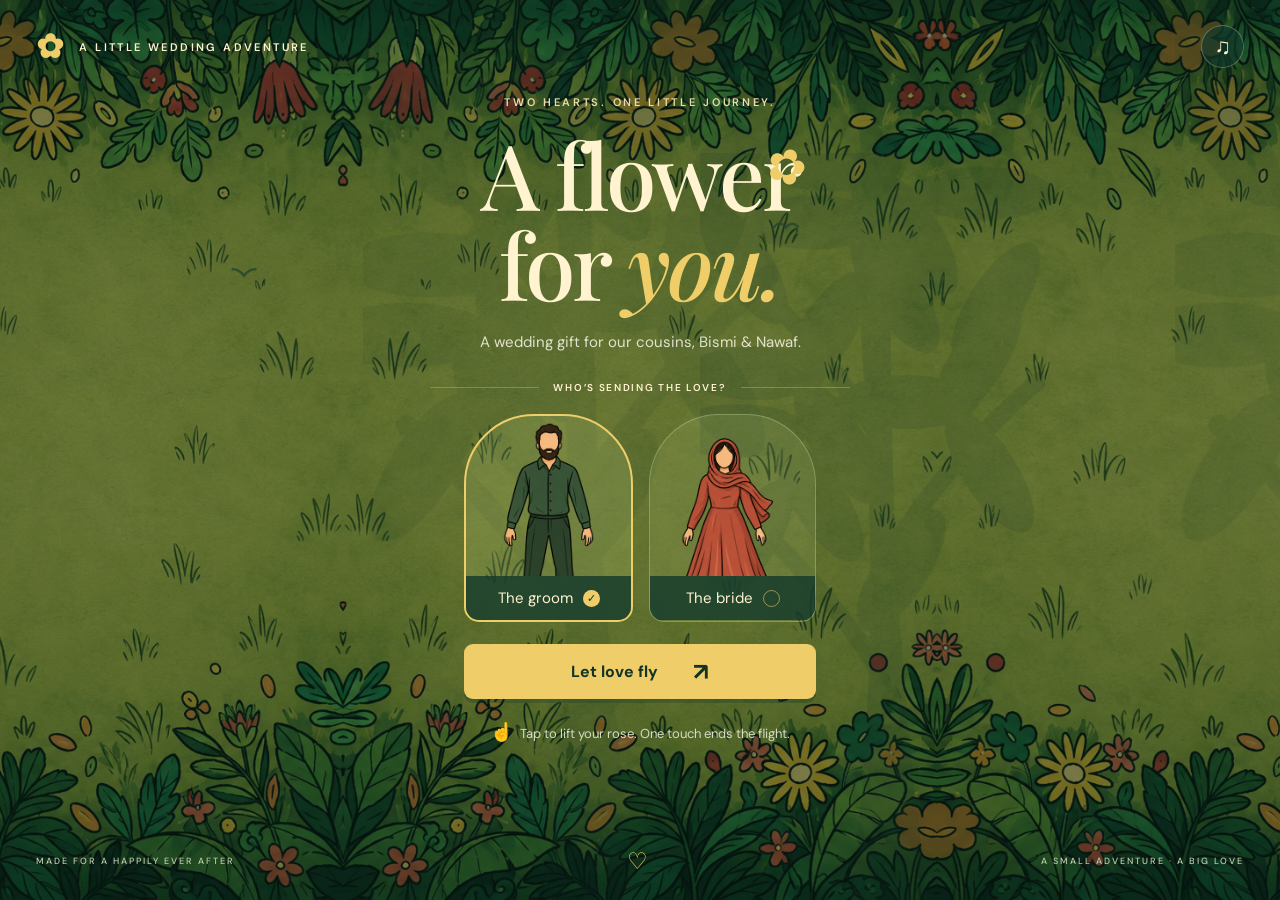
<file: index.html>
<!doctype html>
<html lang="en"><head><meta charset="utf-8"><meta name="viewport" content="width=device-width,initial-scale=1,viewport-fit=cover"><meta name="theme-color" content="#123c2c"><meta name="description" content="A little jungle game, made as a wedding gift for our cousins, Bismi and Nawaf."><title>A flower for you</title><link rel="icon" href="data:image/svg+xml,%3Csvg xmlns='http://www.w3.org/2000/svg' viewBox='0 0 40 40'%3E%3Crect width='40' height='40' rx='12' fill='%23143f30'/%3E%3Ctext y='30' x='5' font-size='30'%3E✿%3C/text%3E%3C/svg%3E"><link rel="stylesheet" href="style.css?v=20260920"></head>
<body><section id="loading" style="position:fixed;inset:0;z-index:100;background:#143f30;color:#fff3d0;text-align:center;padding:25vh 24px;font-family:Georgia,serif" aria-label="Loading game"><div style="font-size:60px">✿</div><h2 style="font-size:36px;letter-spacing:-1px">A little love is on its way.</h2><p id="load-message" role="status">Gathering flowers and memories…</p><button id="load-retry" hidden>Try again</button><noscript>Please enable JavaScript to play.</noscript></section><main id="app" inert>
<canvas id="world" aria-label="Guide the rose through the jungle. Tap, click, or press space to lift it." tabindex="0"></canvas>
<div class="shade"></div>
<header><a class="brand" href="./" aria-label="A flower for you, home"><span class="brand-flower">✿</span> A LITTLE WEDDING ADVENTURE</a><button class="icon-button" id="sound" aria-label="Turn sound off" title="Turn sound off">♫</button></header>
<section id="menu" class="screen menu"><div class="eyebrow">TWO HEARTS. ONE LITTLE JOURNEY.</div><h1>A flower<br>for <em>you.</em><span class="title-flower">✿</span></h1><p class="intro">A wedding gift for our cousins, Bismi &amp; Nawaf.</p><div class="choose-label"><span></span>WHO’S SENDING THE LOVE?<span></span></div><div class="characters" role="group" aria-label="Choose who throws the flower"><button class="character selected" data-character="groom" aria-pressed="true"><span class="portrait groom"></span><span class="character-label"><span>The groom</span><span class="selected-dot">✓</span></span></button><button class="character" data-character="bride" aria-pressed="false"><span class="portrait bride"></span><span class="character-label"><span>The bride</span><span class="selected-dot">✓</span></span></button></div><button id="start" disabled class="primary">Let love fly <span>↗</span></button><p class="instructions"><span>☝</span> Tap to lift your rose. One touch ends the flight.</p></section>
<section id="hud" hidden><div class="journey"><span id="from-label">HIM</span><div class="progress-track"><div id="progress"></div><span id="progress-flower">✿</span></div><span id="to-label">HER</span></div><button id="pause" class="icon-button" aria-label="Pause game">Ⅱ</button><div id="hint" aria-live="polite">Tap anywhere to lift your rose</div><div id="gate-count" aria-label="Passages cleared">0 / 8 passages</div></section>
<section id="pause-screen" class="screen modal" hidden><span class="small-flower">✿</span><h2>A little breather.</h2><p>Your flower can wait.</p><button id="resume" class="primary">Keep flying <span>↗</span></button><button class="text-button back">Choose your person</button></section>
<section id="gameover" class="screen modal" hidden><span class="eyebrow">A LITTLE DETOUR</span><div class="loss-rose">❧</div><h2>Game over.</h2><p id="loss-copy">Your rose touched the forest.</p><div id="loss-progress" class="finish-note">0 of 8 passages cleared</div><button id="retry" class="primary">Try another flight <span>↗</span></button><button class="text-button back">Choose your person</button></section>
<section id="finish" class="screen modal" hidden><span class="eyebrow">LOVE ALWAYS FINDS A WAY</span><div class="finish-flowers">✿ ♡ ✿</div><h2>Delivered<br>with <em>love.</em></h2><p id="finish-copy">A little flower. A beautiful beginning.</p><div class="finish-note">Here’s to a lifetime of finding each other.</div><button id="again" class="primary">Send a little more love <span>↗</span></button><button class="text-button back">Choose your person</button></section>
<footer id="footer"><span>MADE FOR A HAPPILY EVER AFTER</span><span class="footer-heart">♡</span><span>A SMALL ADVENTURE · A BIG LOVE</span></footer>
</main><script src="forest.js"></script><script src="photos.js?v=2"></script><script src="memories.js?v=3"></script><script src="game.js?v=3"></script></body></html>
</file>
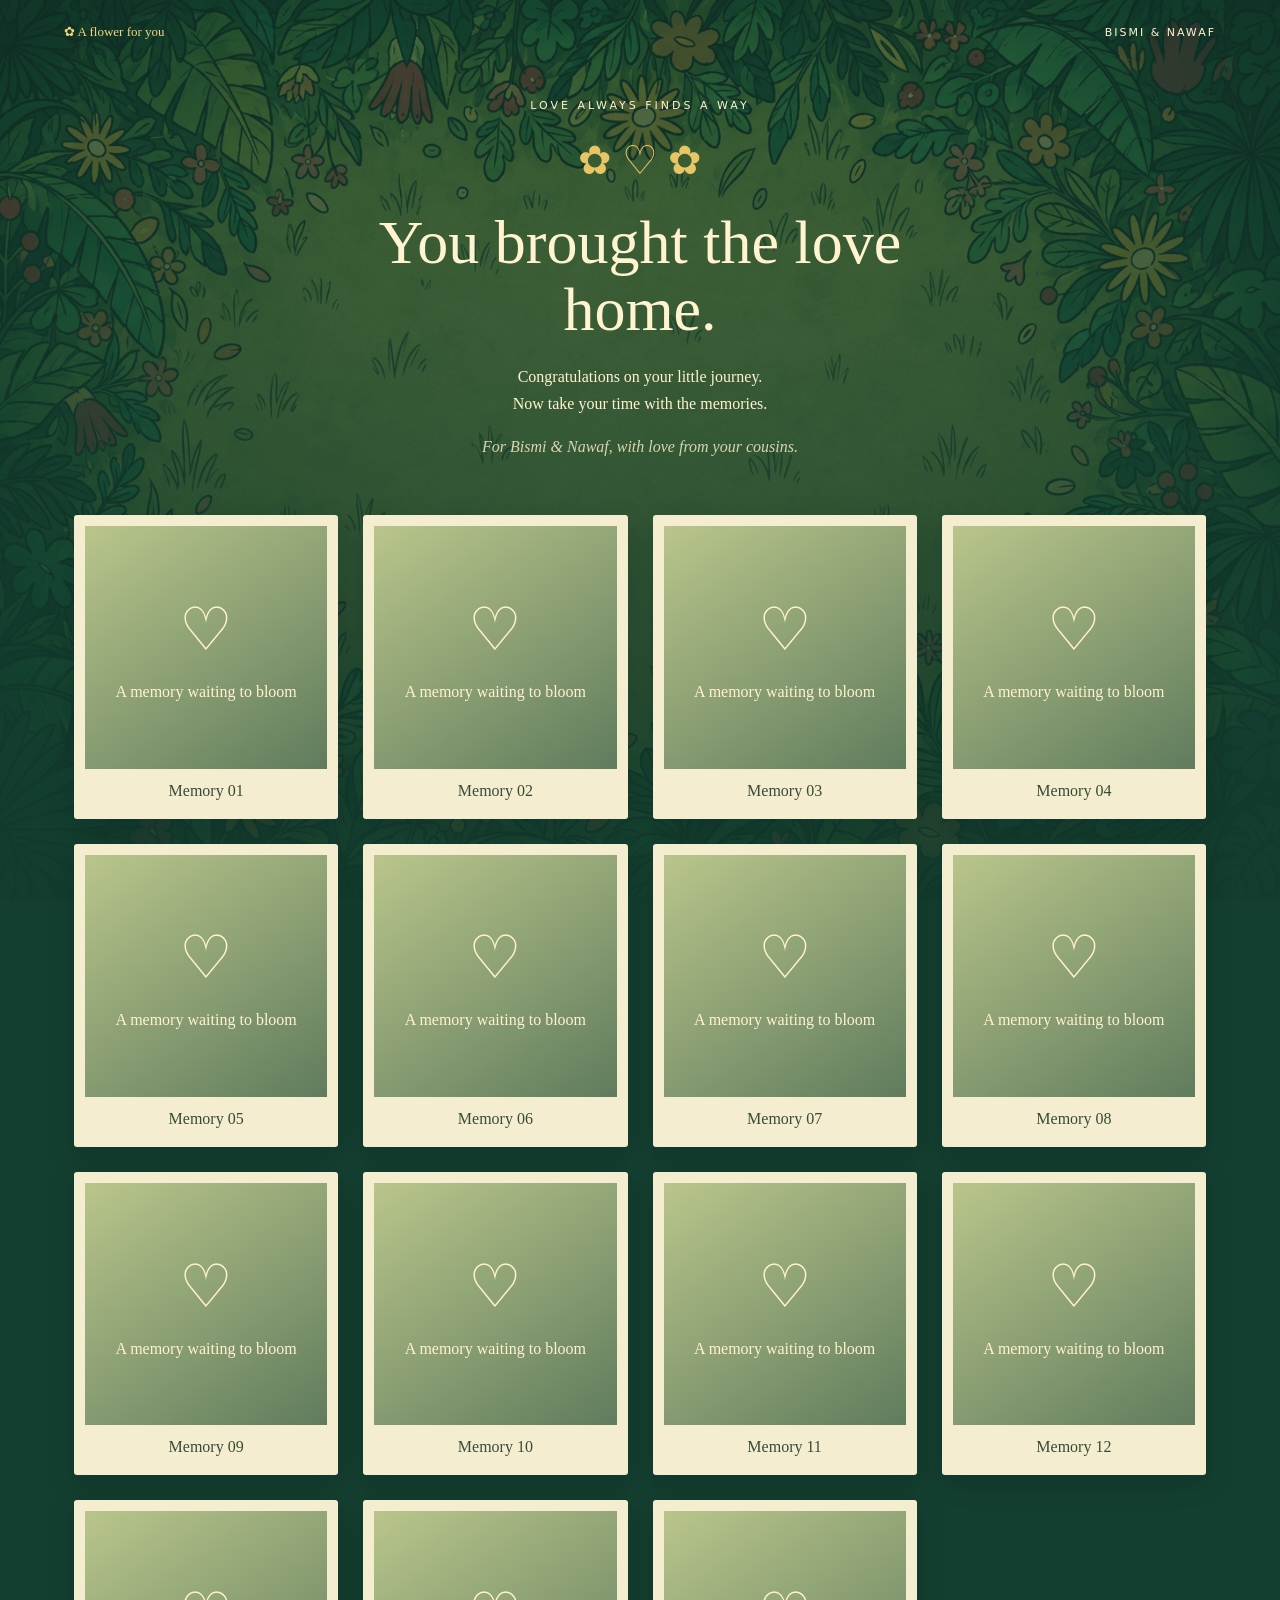
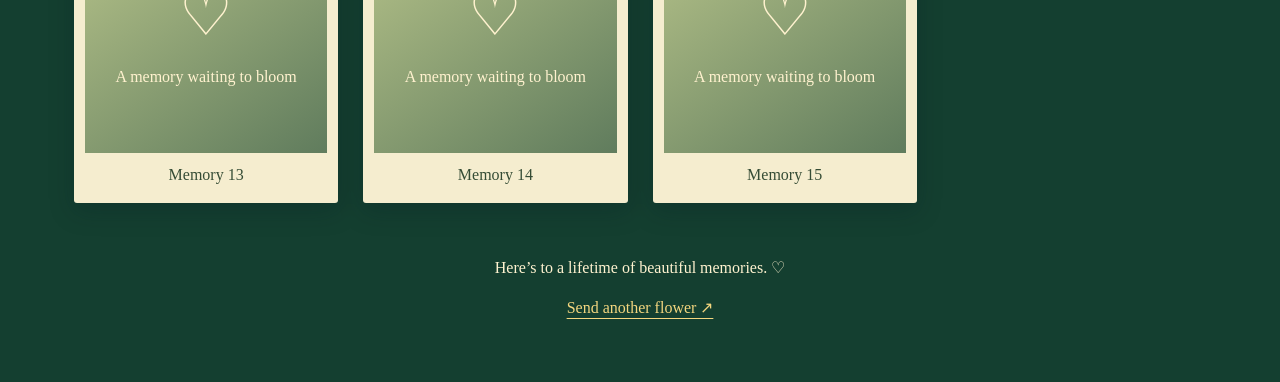
<file: gallery.html>
<!doctype html>
<html lang="en"><head><meta charset="utf-8"><meta name="viewport" content="width=device-width,initial-scale=1,viewport-fit=cover"><meta name="theme-color" content="#143f30"><title>Our memories · Bismi &amp; Nawaf</title><link rel="stylesheet" href="gallery.css"></head>
<body><header><a href="./">✿ A flower for you</a><span>BISMI &amp; NAWAF</span></header><main><section class="welcome"><p class="eyebrow">LOVE ALWAYS FINDS A WAY</p><div class="flowers" aria-hidden="true">✿ ♡ ✿</div><h1>You brought the love home.</h1><p>Congratulations on your little journey.<br>Now take your time with the memories.</p><p class="note">For Bismi &amp; Nawaf, with love from your cousins.</p></section><div id="gallery" class="gallery" aria-label="Our memories"></div><footer><p>Here’s to a lifetime of beautiful memories. ♡</p><a href="./">Send another flower ↗</a></footer></main>
<dialog id="viewer" aria-label="Photo viewer"><div class="toolbar"><button id="previous" aria-label="Previous photo">←</button><span id="position"></span><button id="next" aria-label="Next photo">→</button><button id="close" aria-label="Close photo">✕</button></div><div id="photo-stage" tabindex="0"><div id="full-photo"></div></div><div class="viewer-bottom"><p id="caption"></p><label>Zoom <input id="zoom" type="range" min="100" max="300" step="25" value="100"> <output id="zoom-value">100%</output></label><p class="help">Zoom, then scroll to explore. Pinch zoom also works on your phone.</p></div></dialog>
<script src="photos.js?v=2"></script><script src="gallery.js"></script></body></html>
</file>
<file: style.css>
@import url('https://fonts.googleapis.com/css2?family=DM+Sans:wght@400;500;600;700&family=Playfair+Display:ital,wght@0,500;0,600;0,700;1,500;1,600&display=swap');
:root{color-scheme:dark;--cream:#fff3d0;--yellow:#efcd68;--forest:#143f30;--ink:#123325}*{box-sizing:border-box}html,body{margin:0;min-height:100%;background:#103326;color:var(--cream);font-family:'DM Sans',sans-serif}body{overscroll-behavior:none}button,a{-webkit-tap-highlight-color:transparent}button{font:inherit;cursor:pointer}button:focus-visible,a:focus-visible,canvas:focus-visible{outline:3px solid #fff1ab;outline-offset:5px}button{touch-action:manipulation}#app{position:relative;min-height:760px;height:100svh;isolation:isolate;overflow:hidden}#world{position:absolute;inset:0;width:100%;height:100%;display:block;touch-action:none;background:#8baf67}.shade{position:absolute;inset:0;background:linear-gradient(90deg,rgba(8,37,25,.55),rgba(8,37,25,.53) 35%,rgba(8,37,25,.53) 65%,rgba(8,37,25,.55));pointer-events:none;transition:opacity .7s}header{position:absolute;top:max(25px,env(safe-area-inset-top));left:36px;right:36px;display:flex;align-items:center;justify-content:space-between;z-index:5}.brand{font-size:11px;letter-spacing:2.4px;color:var(--cream);text-decoration:none;display:flex;align-items:center;gap:13px;font-weight:600}.brand-flower{font-size:33px;color:var(--yellow);line-height:1}.icon-button{height:43px;min-width:43px;border:1px solid #f5ecc84d;background:#12392bb0;color:var(--cream);border-radius:50%;font-size:22px;display:grid;place-content:center}.sound-off{font-size:18px;position:absolute;transform:translate(18px,6px)}.screen{position:relative;z-index:2;text-align:center}.menu{width:420px;margin:auto;padding-top:104px}.eyebrow{font-size:11px;font-weight:600;letter-spacing:2.7px;color:#ebdca9}h1,h2{font-family:'Playfair Display',Georgia,serif;font-weight:500;letter-spacing:-3px;line-height:.99;margin:20px 0 16px}h1{font-size:86px;position:relative}h1 em,h2 em{color:var(--yellow);font-weight:500}.title-flower{position:absolute;font-family:Georgia;font-size:48px;transform:rotate(20deg);right:47px;top:13px;color:var(--yellow)}.intro{font-size:15px;color:#e0e3cc;margin:23px 0 29px}.choose-label{display:flex;align-items:center;gap:14px;font-size:10px;letter-spacing:1.7px;justify-content:center;font-weight:600}.choose-label>span{height:1px;background:#e9dc9e4a;flex:1}.characters{display:flex;gap:16px;margin:17px auto 22px;width:352px}.character{padding:0;overflow:hidden;position:relative;flex:1;min-width:0;border:1px solid #bacc9766;border-radius:70px 70px 15px 15px;color:var(--cream);background:#b5c67826;transition:transform .2s,border-color .2s,background .2s}.character:hover{transform:translateY(-4px)}.character.selected{border:2px solid var(--yellow);background:#c6d17d30}.portrait{display:block;height:147px;width:100%;background-image:url('assets/couple-sprites.png');background-repeat:no-repeat;background-size:420px auto}.portrait.groom{background-position:29% 40%}.portrait.bride{background-position:66% 52%}.character-label{font-size:15px;display:flex;justify-content:center;align-items:center;gap:10px;padding:12px 7px;background:#12392bcc}.selected-dot{border:1px solid #f3d67288;width:17px;height:17px;border-radius:50%;font-size:11px;color:transparent}.selected .selected-dot{background:var(--yellow);color:var(--ink)}.primary{border:0;background:var(--yellow);color:var(--ink);font-weight:700;font-size:16px;border-radius:9px;width:352px;padding:17px 23px;box-shadow:0 4px 0 #0d302945;display:flex;align-items:center;justify-content:center;gap:35px;margin:auto;transition:background .2s,transform .2s}.primary:hover{background:#ffde80;transform:translateY(-2px)}.primary>span{font-size:24px;line-height:20px}.instructions{font-size:12px;color:#d4dcc3;margin-top:19px}.instructions>span{font-size:18px;margin-right:5px}footer{position:absolute;left:36px;right:36px;bottom:24px;display:flex;align-items:center;justify-content:space-between;font-size:9px;font-weight:500;letter-spacing:2px;color:#c0ceb0}.footer-heart{font-size:23px;color:var(--yellow)}[hidden]{display:none!important}body.playing #app{min-height:100svh}body.playing .shade{opacity:0}body.playing header .brand{opacity:0;pointer-events:none}#hud{position:absolute;inset:0;pointer-events:none;z-index:3}#pause{position:absolute;left:23px;top:max(24px,env(safe-area-inset-top));pointer-events:auto}.journey{position:absolute;top:39px;left:50%;transform:translateX(-50%);width:min(340px,55vw);display:flex;align-items:center;gap:13px;color:#fdf2d3;font-size:10px;font-weight:700;letter-spacing:1px}.progress-track{position:relative;height:5px;background:#143f3066;flex:1;border-radius:5px}#progress{height:100%;width:0;background:#f4ce66;border-radius:5px}#progress-flower{position:absolute;font-size:23px;left:0;top:-12px;color:#ffdb76;transform:translateX(-50%)}#hint{position:absolute;bottom:max(69px,env(safe-area-inset-bottom));text-align:center;width:100%;font-size:15px;color:#fff6dd;text-shadow:0 1px 6px #123325}#petals{position:absolute;bottom:25px;left:50%;transform:translateX(-50%);color:#ffe38b;font-size:23px;letter-spacing:8px}.modal{position:absolute;width:min(440px,calc(100% - 36px));left:50%;top:50%;transform:translate(-50%,-50%);background:#143e30ed;border:1px solid #e4d29550;border-radius:22px;padding:40px 24px;box-shadow:0 24px 90px #08221770;backdrop-filter:blur(12px)}.modal h2{font-size:66px;margin:17px 0 23px}.modal p{font-size:15px;color:#e0e2c5}.modal .primary{width:100%;font-size:15px}.finish-flowers{font-size:35px;color:var(--yellow);margin:27px 0 10px;letter-spacing:12px}.finish-note{font-family:Georgia,serif;font-style:italic;font-size:16px;line-height:1.6;margin:22px 12px 29px;color:#d5d9bd}.text-button{border:0;background:none;color:#e4ddb9;font-size:13px;margin:22px auto 0;text-decoration:underline;text-underline-offset:5px}.small-flower{font-size:44px;color:var(--yellow)}
.portrait{background-image:url('assets/couple-sprites.png');background-size:330px 220px}.portrait.groom{background-position:0 0}.portrait.bride{background-position:right 0}
@media(min-width:1000px){.menu{padding-top:95px}h1{font-size:91px}.characters{margin-top:20px}.portrait{height:160px}}@media(max-width:600px){#app{min-height:730px}header{left:21px;right:21px;top:max(20px,env(safe-area-inset-top))}.brand{font-size:9px;letter-spacing:1.3px;gap:9px}.brand-flower{font-size:29px}.menu{width:calc(100% - 48px);max-width:370px;padding-top:100px}h1{font-size:75px;margin-top:23px}.title-flower{right:25px;font-size:40px}.eyebrow{font-size:9px;letter-spacing:2px}.intro{font-size:14px;margin:22px 0 26px}.choose-label{font-size:9px;gap:9px;letter-spacing:1.2px}.characters{width:100%;max-width:330px;gap:14px}.portrait{height:142px}.primary{width:100%;max-width:330px}.instructions{font-size:11px;white-space:nowrap}footer{left:23px;right:23px;bottom:17px;font-size:8px;letter-spacing:1px}footer>span:last-child{display:none}.modal h2{font-size:59px}.journey{top:37px}body.playing header{right:21px}.modal{padding:32px 22px}}
@media(max-height:740px){#app{min-height:665px}.menu{padding-top:83px}h1{font-size:65px;margin:16px 0}.intro{margin:16px 0 22px}.portrait{height:120px}.characters{margin-bottom:17px}.instructions{margin-top:15px}footer{bottom:15px}}@media(prefers-reduced-motion:reduce){*{scroll-behavior:auto!important;transition:none!important}}

#gate-count{position:absolute;bottom:27px;left:50%;transform:translateX(-50%);font-size:13px;letter-spacing:1px;color:#fff3d0;background:#143f30bc;border-radius:20px;padding:8px 15px;white-space:nowrap}.loss-rose{color:#f0778f;font-family:Georgia,serif;font-size:65px;margin:13px 0 0}#gameover h2{font-size:57px;letter-spacing:-2px}#gameover p{line-height:1.6;max-width:300px;margin:0 auto}.instructions{font-size:13px;white-space:normal;line-height:1.6}#hint{padding:0 24px}

/* Gameplay must fit the visible phone viewport, including short screens. */
body.playing #app{min-height:0;height:100svh}
</file>
<file: gallery.css>
*{box-sizing:border-box}body{margin:0;background:#143f30;color:#fff3d0;font-family:Georgia,serif}body:before{content:"";position:fixed;inset:0;background:linear-gradient(#143f30b8,#143f30ed),url('assets/jungle.png') center/cover;z-index:-1;pointer-events:none}header{display:flex;justify-content:space-between;gap:20px;align-items:center;padding:24px 5vw;font-size:13px}a{color:#f3d67f;text-underline-offset:5px}header a{text-decoration:none}header span{font:11px system-ui;letter-spacing:2px}.welcome{text-align:center;max-width:720px;margin:35px auto 55px;padding:0 24px}.eyebrow{font:11px system-ui;letter-spacing:3px}.flowers{font-size:40px;color:#e8c565;margin:25px}h1{font-weight:400;font-size:clamp(36px,6vw,62px);line-height:1.08;margin:20px 0}p{line-height:1.7}.note{font-style:italic;color:#d7d6af}.gallery{display:grid;grid-template-columns:repeat(auto-fit,minmax(260px,1fr));gap:25px;align-items:start;max-width:1180px;margin:auto;padding:0 24px}.memory{break-inside:avoid;display:inline-block;width:100%;margin:0;padding:11px;background:#f5edcf;color:#354c35;border-radius:3px;box-shadow:0 8px 25px #071c2440}.memory button{width:100%;display:block;padding:0;border:0;cursor:zoom-in;background:none}.memory img{display:block;width:100%;height:auto}.memory figcaption{padding:13px 8px 8px;text-align:center;overflow-wrap:anywhere}.placeholder{aspect-ratio:1;background:linear-gradient(145deg,#b9c58b,#607c5d);display:flex;flex-direction:column;align-items:center;justify-content:center;color:#fff2cf;font:16px Georgia}.placeholder span{font-size:60px;margin-bottom:18px}footer{text-align:center;padding:35px 20px 65px}button,a,input{touch-action:manipulation}button:focus-visible,a:focus-visible,input:focus-visible{outline:3px solid #dbab46;outline-offset:4px}dialog{width:96vw;max-width:1250px;height:94svh;max-height:94svh;padding:0;border:1px solid #a7ad7955;background:#102e25;color:#fff3d0;border-radius:14px}dialog[open]{display:flex;flex-direction:column}dialog::backdrop{background:#041a13e8}.toolbar{display:flex;align-items:center;gap:12px;padding:12px}.toolbar button{min-width:44px;min-height:44px;border:1px solid #809774;background:#244b38;color:#fff3d0;border-radius:50%;font-size:21px;cursor:pointer}#position{margin-right:auto;font:14px system-ui}#photo-stage{flex:1;min-height:0;overflow:auto;padding:12px}#full-photo{width:100%;min-height:100%;display:flex;justify-content:center;align-items:flex-start}#full-photo img{display:block;width:auto;max-width:100%;height:auto;max-height:55svh;object-fit:contain}#full-photo.zoomed img{width:100%;max-height:none;max-width:none}#full-photo .placeholder{width:min(100%,500px)}.viewer-bottom{text-align:center;padding:5px 16px 12px}.viewer-bottom p{margin:5px;overflow-wrap:anywhere}label{display:flex;justify-content:center;align-items:center;gap:12px;font:14px system-ui}input{width:150px;accent-color:#e8c565}.help{font:12px system-ui;color:#bbcab1}@media(max-width:600px){header{padding:20px}.welcome{margin:20px auto 35px}.gallery{grid-template-columns:1fr;padding:0 18px}.memory{margin-bottom:22px}dialog{width:100vw;height:100svh;max-height:100svh;max-width:100vw;border-radius:0;margin:0}.viewer-bottom{padding-bottom:max(18px,env(safe-area-inset-bottom))}}
</file>
